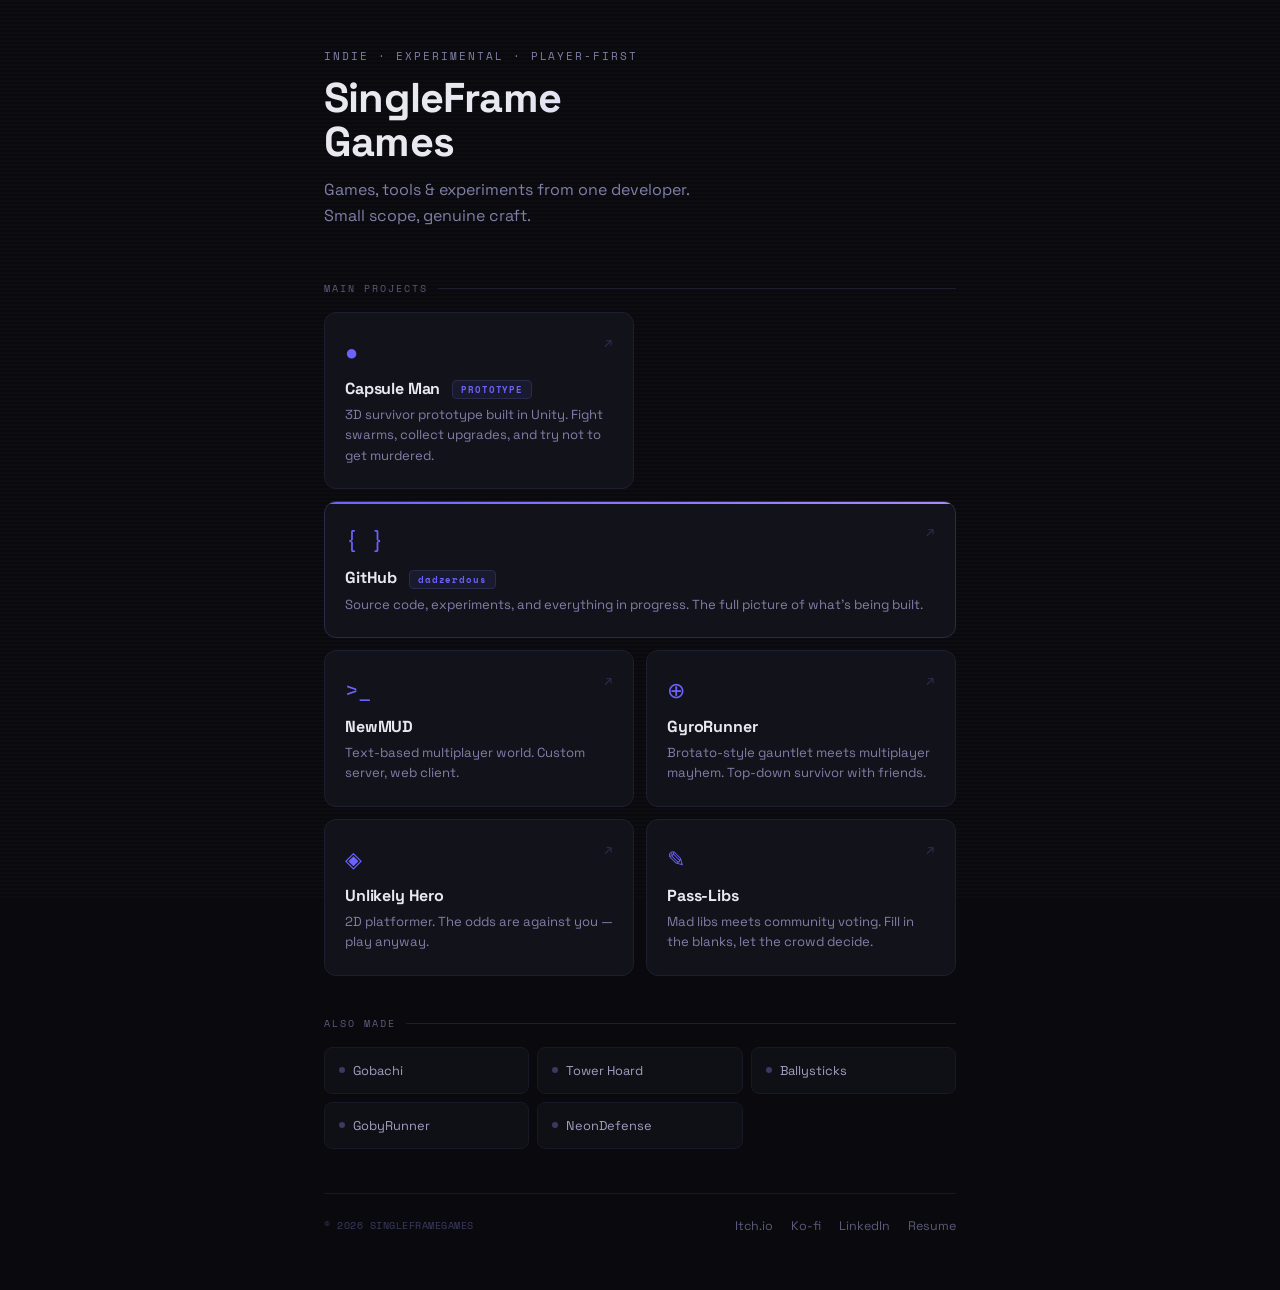
<file: index.html>
<!doctype html>
<html lang="en">
<head>
  <meta charset="utf-8" />
  <title>SingleFrameGames</title>
  <meta name="viewport" content="width=device-width, initial-scale=1" />
  <link rel="preconnect" href="https://fonts.googleapis.com" />
  <link rel="preconnect" href="https://fonts.gstatic.com" crossorigin />
  <link href="https://fonts.googleapis.com/css2?family=Space+Grotesk:wght@400;500;700&family=Space+Mono:wght@400;700&display=swap" rel="stylesheet" />
  <link rel="stylesheet" href="style.css" />
</head>

<body>
  <div class="sfg-noise"></div>

  <main class="container">

    <header class="sfg-header">
      <p class="sfg-eyebrow">indie · experimental · player-first</p>
      <h1 class="sfg-title">SingleFrame<br>Games</h1>
      <p class="sfg-tagline">Games, tools & experiments from one developer. Small scope, genuine craft.</p>
    </header>

    <p class="sfg-section-label">main projects</p>

    <section class="sfg-main-grid">

      <a class="sfg-card" href="https://play.unity.com/en/games/b054d179-e1c5-4cc5-a03e-624968dc1132/93build" target="_blank">
  <div class="sfg-card-accent"></div>
  <span class="sfg-card-icon">●</span>
  <h2>Capsule Man <span class="sfg-badge">PROTOTYPE</span></h2>
  <p>3D survivor prototype built in Unity. Fight swarms, collect upgrades, and try not to get murdered.</p>
  <span class="sfg-card-arrow">↗</span>
</a>

      <a class="sfg-card featured" href="https://github.com/dadzerdous" target="_blank">
        <div class="sfg-card-accent"></div>
        <span class="sfg-card-icon">{ }</span>
        <h2>GitHub <span class="sfg-badge">dadzerdous</span></h2>
        <p>Source code, experiments, and everything in progress. The full picture of what's being built.</p>
        <span class="sfg-card-arrow">↗</span>
      </a>

      <a class="sfg-card" href="https://dadzerdous.github.io/muddygob/" target="_blank">
        <div class="sfg-card-accent"></div>
        <span class="sfg-card-icon">&gt;_</span>
        <h2>NewMUD</h2>
        <p>Text-based multiplayer world. Custom server, web client.</p>
        <span class="sfg-card-arrow">↗</span>
      </a>

      <a class="sfg-card" href="https://dadzerdous.github.io/gyrorunner/" target="_blank">
        <div class="sfg-card-accent"></div>
        <span class="sfg-card-icon">⊕</span>
        <h2>GyroRunner</h2>
        <p>Brotato-style gauntlet meets multiplayer mayhem. Top-down survivor with friends.</p>
        <span class="sfg-card-arrow">↗</span>
      </a>

      <a class="sfg-card" href="https://dadzerdous.github.io/lester/" target="_blank">
        <div class="sfg-card-accent"></div>
        <span class="sfg-card-icon">◈</span>
        <h2>Unlikely Hero</h2>
        <p>2D platformer. The odds are against you — play anyway.</p>
        <span class="sfg-card-arrow">↗</span>
      </a>

      <a class="sfg-card" href="https://dadzerdous.github.io/pass-libs/public/" target="_blank">
        <div class="sfg-card-accent"></div>
        <span class="sfg-card-icon">✎</span>
        <h2>Pass-Libs</h2>
        <p>Mad libs meets community voting. Fill in the blanks, let the crowd decide.</p>
        <span class="sfg-card-arrow">↗</span>
      </a>

    </section>

    <p class="sfg-section-label">also made</p>

    <section class="sfg-mini-grid">
      <a class="sfg-mini" href="https://dadzerdous.github.io/gobachi/" target="_blank">
        <span class="sfg-mini-dot"></span>Gobachi
      </a>
      <a class="sfg-mini" href="https://dadzerdous.github.io/towerhoard/" target="_blank">
        <span class="sfg-mini-dot"></span>Tower Hoard
      </a>
      <a class="sfg-mini" href="https://dadzerdous.github.io/ballysticks/" target="_blank">
        <span class="sfg-mini-dot"></span>Ballysticks
      </a>
      <a class="sfg-mini" href="https://dadzerdous.github.io/gobyrunner/" target="_blank">
        <span class="sfg-mini-dot"></span>GobyRunner
      </a>
      <a class="sfg-mini" href="https://dadzerdous.github.io/neondefense/" target="_blank">
        <span class="sfg-mini-dot"></span>NeonDefense
      </a>
    </section>

    <footer id="site-footer">
      <span class="sfg-footer-copy">© 2026 SINGLEFRAMEGAMES <span class="site-version">v0.0.08</span></span>
      <nav class="footer-links">
        <a href="https://kazerdous.itch.io/" target="_blank">Itch.io</a>
        <a href="https://ko-fi.com/dadzerdous" target="_blank">Ko-fi</a>
        <a href="https://www.linkedin.com/in/b-s-c" target="_blank">LinkedIn</a>
        <a href="/resume/" target="_blank">Resume</a>
      </nav>
    </footer>

  </main>
</body>
</html>
</file>
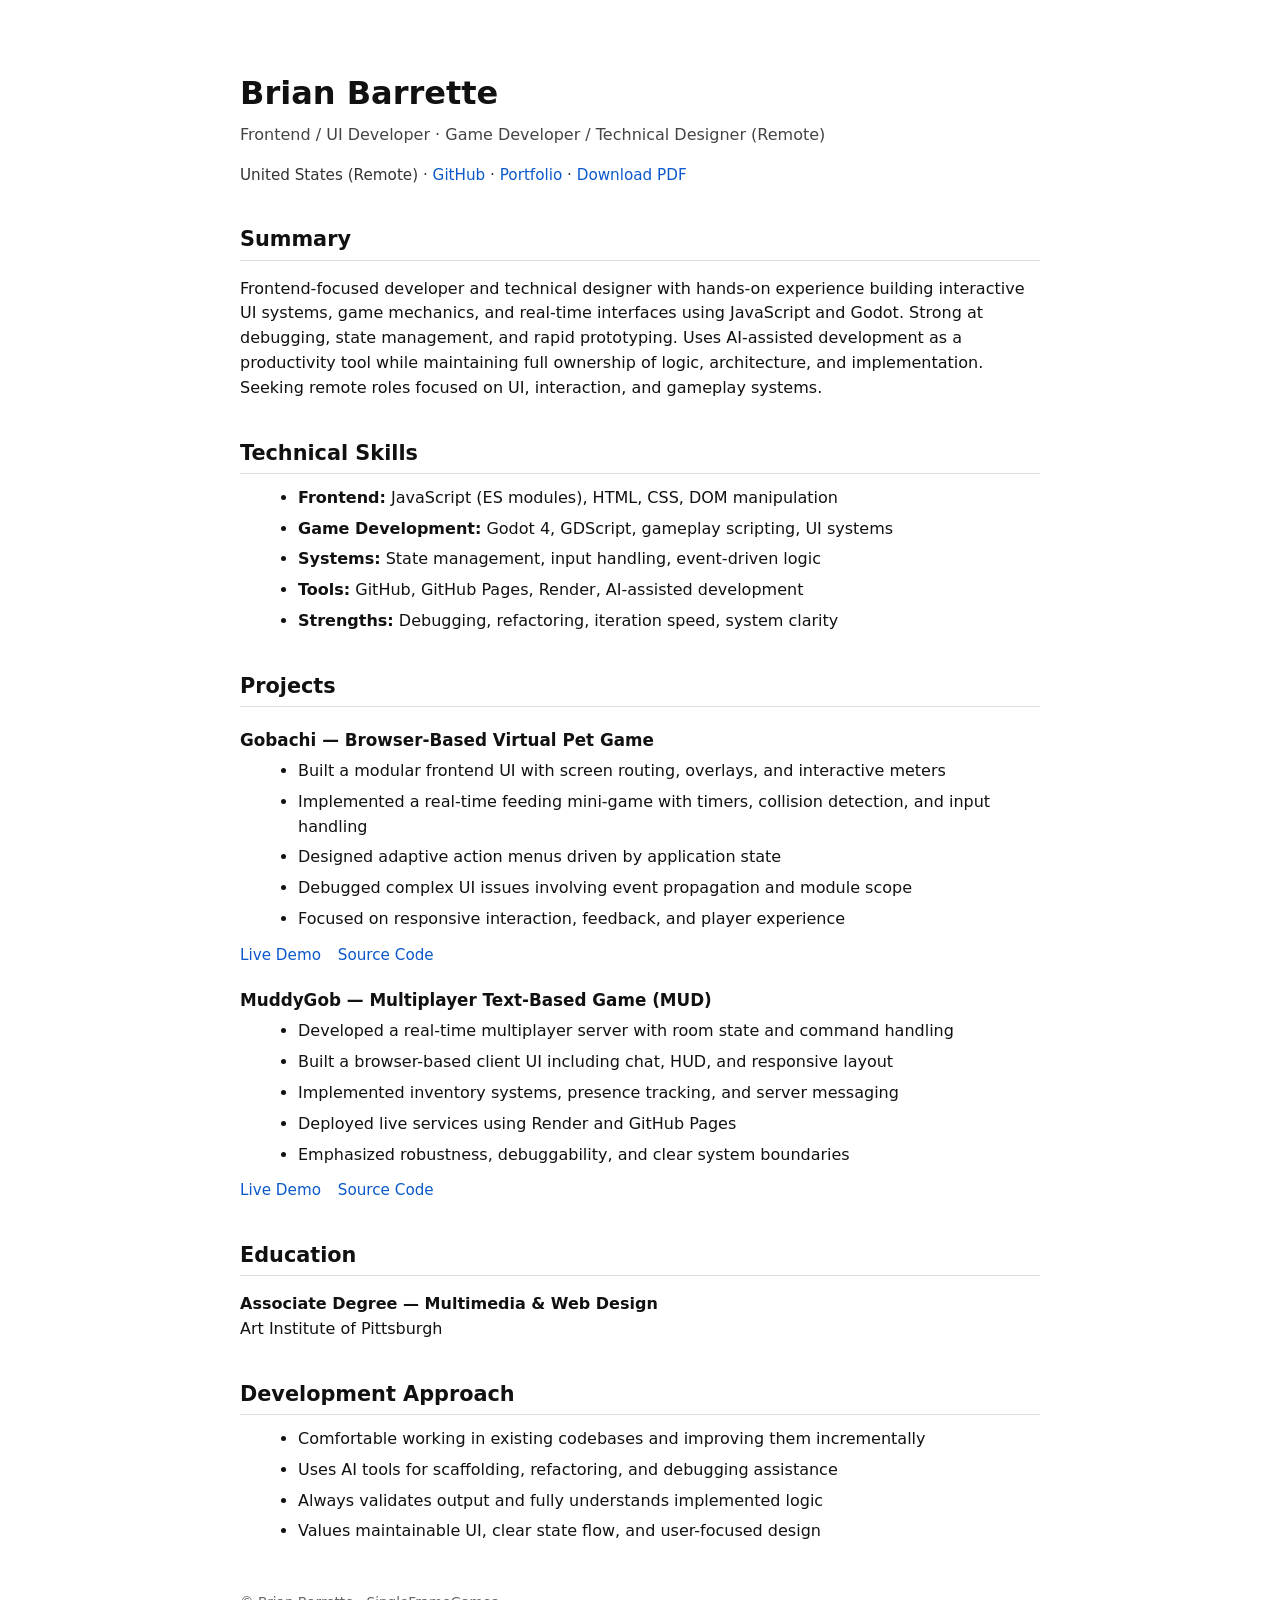
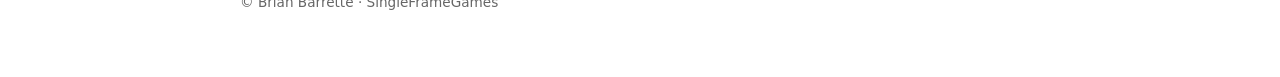
<file: resume/index.html>
<!doctype html>
<html lang="en">
<head>
  <meta charset="utf-8" />
  <title>Brian Barrette – Resume</title>
  <meta name="viewport" content="width=device-width, initial-scale=1" />

  <style>
    body {
      margin: 0;
      font-family: system-ui, -apple-system, BlinkMacSystemFont, "Segoe UI", sans-serif;
      background: #ffffff;
      color: #111;
      line-height: 1.55;
    }

    .page {
      max-width: 800px;
      margin: 0 auto;
      padding: 48px 24px 64px;
    }

    h1 {
      font-size: 2rem;
      margin-bottom: 4px;
    }

    .subtitle {
      font-size: 1rem;
      color: #444;
      margin-bottom: 16px;
    }

    .meta {
      font-size: 0.95rem;
      color: #333;
      margin-bottom: 32px;
    }

    .meta a {
      color: #0a58ca;
      text-decoration: none;
    }

    h2 {
      font-size: 1.3rem;
      margin-top: 36px;
      margin-bottom: 12px;
      border-bottom: 1px solid #ddd;
      padding-bottom: 4px;
    }

    h3 {
      font-size: 1.05rem;
      margin: 20px 0 6px;
    }

    ul {
      margin: 6px 0 12px 18px;
    }

    li {
      margin-bottom: 6px;
    }

    .project-links {
      font-size: 0.95rem;
      margin-top: 6px;
    }

    .project-links a {
      color: #0a58ca;
      text-decoration: none;
      margin-right: 12px;
    }

    .footer {
      margin-top: 48px;
      font-size: 0.85rem;
      color: #666;
    }
  </style>
</head>

<body>
  <main class="page">
    <h1>Brian Barrette</h1>
    <div class="subtitle">
      Frontend / UI Developer · Game Developer / Technical Designer (Remote)
    </div>

    <div class="meta">
      United States (Remote) ·
      <a href="https://github.com/dadzerdous" target="_blank">GitHub</a> ·
      <a href="https://singleframegames.com" target="_blank">Portfolio</a> ·
  <a href="brian_barrette_resume.pdf" download>Download PDF</a>
    </div>

    <h2>Summary</h2>
    <p>
      Frontend-focused developer and technical designer with hands-on experience building
      interactive UI systems, game mechanics, and real-time interfaces using JavaScript and Godot.
      Strong at debugging, state management, and rapid prototyping. Uses AI-assisted development as
      a productivity tool while maintaining full ownership of logic, architecture, and implementation.
      Seeking remote roles focused on UI, interaction, and gameplay systems.
    </p>

    <h2>Technical Skills</h2>
    <ul>
      <li><strong>Frontend:</strong> JavaScript (ES modules), HTML, CSS, DOM manipulation</li>
      <li><strong>Game Development:</strong> Godot 4, GDScript, gameplay scripting, UI systems</li>
      <li><strong>Systems:</strong> State management, input handling, event-driven logic</li>
      <li><strong>Tools:</strong> GitHub, GitHub Pages, Render, AI-assisted development</li>
      <li><strong>Strengths:</strong> Debugging, refactoring, iteration speed, system clarity</li>
    </ul>

    <h2>Projects</h2>

    <h3>Gobachi — Browser-Based Virtual Pet Game</h3>
    <ul>
      <li>Built a modular frontend UI with screen routing, overlays, and interactive meters</li>
      <li>Implemented a real-time feeding mini-game with timers, collision detection, and input handling</li>
      <li>Designed adaptive action menus driven by application state</li>
      <li>Debugged complex UI issues involving event propagation and module scope</li>
      <li>Focused on responsive interaction, feedback, and player experience</li>
    </ul>
    <div class="project-links">
      <a href="https://dadzerdous.github.io/gobachi/" target="_blank">Live Demo</a>
      <a href="https://github.com/dadzerdous/gobachi" target="_blank">Source Code</a>
    </div>

    <h3>MuddyGob — Multiplayer Text-Based Game (MUD)</h3>
    <ul>
      <li>Developed a real-time multiplayer server with room state and command handling</li>
      <li>Built a browser-based client UI including chat, HUD, and responsive layout</li>
      <li>Implemented inventory systems, presence tracking, and server messaging</li>
      <li>Deployed live services using Render and GitHub Pages</li>
      <li>Emphasized robustness, debuggability, and clear system boundaries</li>
    </ul>
    <div class="project-links">
      <a href="https://dadzerdous.github.io/muddygob/" target="_blank">Live Demo</a>
      <a href="https://github.com/dadzerdous/muddygob" target="_blank">Source Code</a>
    </div>

    <h2>Education</h2>
    <p>
      <strong>Associate Degree — Multimedia & Web Design</strong><br />
      Art Institute of Pittsburgh
    </p>

    <h2>Development Approach</h2>
    <ul>
      <li>Comfortable working in existing codebases and improving them incrementally</li>
      <li>Uses AI tools for scaffolding, refactoring, and debugging assistance</li>
      <li>Always validates output and fully understands implemented logic</li>
      <li>Values maintainable UI, clear state flow, and user-focused design</li>
    </ul>

    <div class="footer">
      © Brian Barrette · SingleFrameGames
    </div>
  </main>
</body>
</html>
</file>
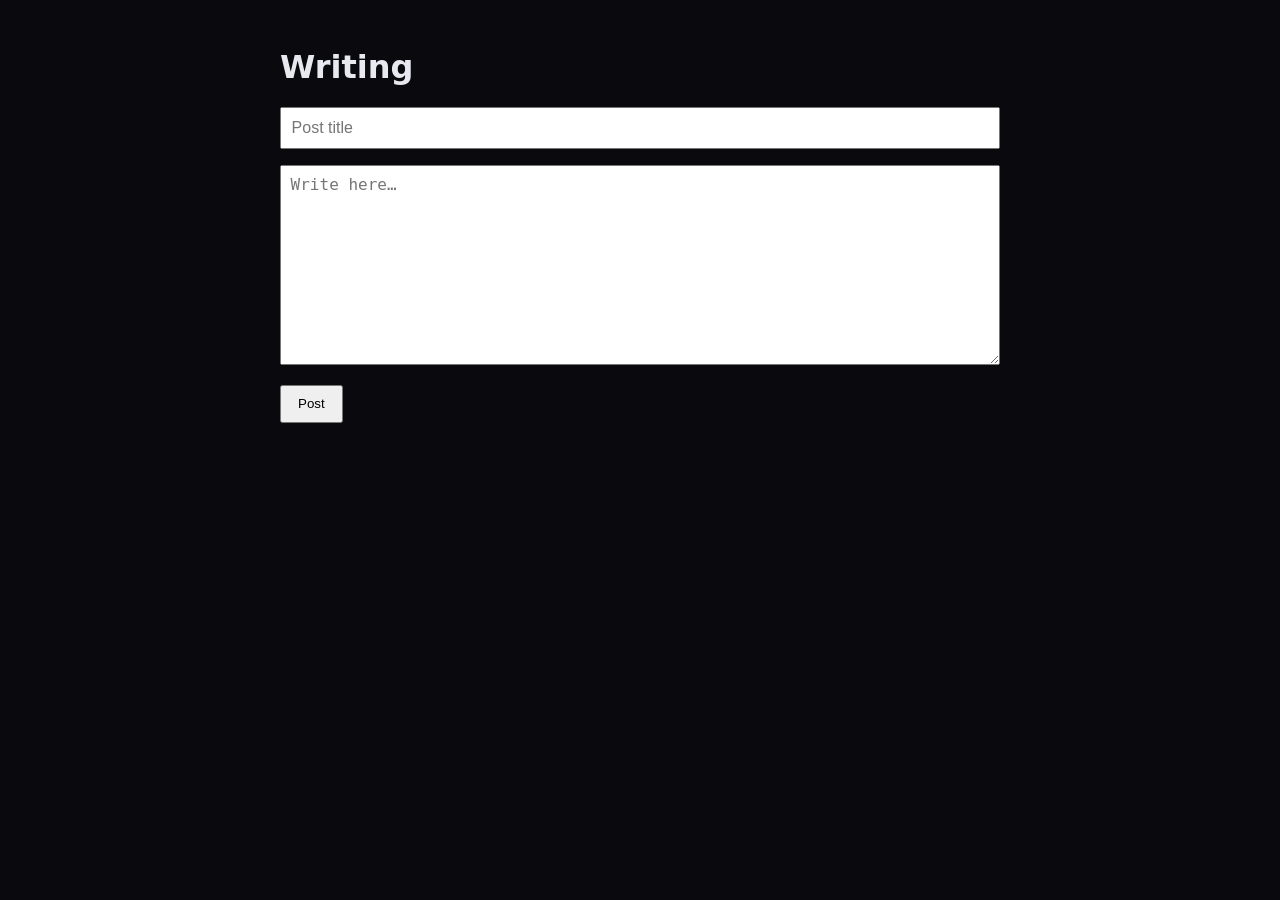
<file: writing.html>
<!doctype html>
<html lang="en">
<head>
  <meta charset="utf-8" />
  <title>SingleFrameGames — Writing</title>
  <meta name="viewport" content="width=device-width, initial-scale=1" />
  <link rel="stylesheet" href="style.css" />

  <style>
    body {
      font-family: system-ui, sans-serif;
    }

    .editor {
      max-width: 720px;
      margin: 3rem auto;
    }

    .editor input,
    .editor textarea {
      width: 100%;
      margin-bottom: 1rem;
      padding: 0.6rem;
      font-size: 1rem;
    }

    .editor textarea {
      min-height: 200px;
    }

    .editor button {
      padding: 0.6rem 1rem;
      cursor: pointer;
    }

    .post {
      max-width: 720px;
      margin: 3rem auto;
      border-top: 1px solid #ddd;
      padding-top: 1.5rem;
    }

    .post h2 {
      margin-bottom: 0.25rem;
    }

    .post time {
      font-size: 0.85rem;
      opacity: 0.6;
    }

    .post p {
      line-height: 1.7;
      white-space: pre-wrap;
    }
  </style>
</head>

<body>

  <main class="editor">
    <h1>Writing</h1>

    <input id="title" placeholder="Post title" />
    <textarea id="content" placeholder="Write here…"></textarea>

    <button onclick="publishPost()">Post</button>
  </main>

  <section id="posts"></section>

<script>
  const postsEl = document.getElementById("posts");

  function loadPosts() {
    const posts = JSON.parse(localStorage.getItem("sfg_posts") || "[]");
    posts.forEach(renderPost);
  }

  function publishPost() {
    const title = document.getElementById("title").value.trim();
    const content = document.getElementById("content").value.trim();

    if (!title || !content) return;

    const post = {
      title,
      content,
      date: new Date().toISOString()
    };

    const posts = JSON.parse(localStorage.getItem("sfg_posts") || "[]");
    posts.unshift(post);
    localStorage.setItem("sfg_posts", JSON.stringify(posts));

    renderPost(post);

    document.getElementById("title").value = "";
    document.getElementById("content").value = "";
  }

  function renderPost(post) {
    const article = document.createElement("article");
    article.className = "post";

    article.innerHTML = `
      <h2>${post.title}</h2>
      <time>${new Date(post.date).toLocaleDateString()}</time>
      <p>${post.content}</p>
    `;

    postsEl.prepend(article);
  }

  loadPosts();
</script>

</body>
</html>
</file>
<file: style.css>
* {
  box-sizing: border-box;
}

body {
  margin: 0;
  font-family: 'Space Grotesk', system-ui, -apple-system, sans-serif;
  background: #0a0a0e;
  color: #e8e8f0;
  position: relative;
  overflow-x: hidden;
}

/* Scanline texture */
.sfg-noise {
  position: fixed;
  inset: 0;
  background-image: repeating-linear-gradient(
    0deg,
    transparent,
    transparent 2px,
    rgba(255, 255, 255, 0.015) 2px,
    rgba(255, 255, 255, 0.015) 4px
  );
  pointer-events: none;
  z-index: 0;
}

.container {
  position: relative;
  z-index: 1;
  max-width: 680px;
  margin: 0 auto;
  padding: 48px 24px 56px;
}

/* Header */
.sfg-header {
  margin-bottom: 52px;
}

.sfg-eyebrow {
  font-family: 'Space Mono', monospace;
  font-size: 11px;
  letter-spacing: 0.18em;
  color: #7f7fa8;
  text-transform: uppercase;
  margin: 0 0 12px;
}

.sfg-title {
  font-size: 2.6rem;
  font-weight: 700;
  line-height: 1.05;
  margin: 0 0 14px;
  letter-spacing: -0.02em;
  background: linear-gradient(135deg, #e8e8f0 30%, #9b8fff 100%);
  -webkit-background-clip: text;
  -webkit-text-fill-color: transparent;
  background-clip: text;
}

.sfg-tagline {
  font-size: 1rem;
  color: #7f7fa8;
  margin: 0;
  line-height: 1.6;
  max-width: 400px;
}

/* Section labels */
.sfg-section-label {
  font-family: 'Space Mono', monospace;
  font-size: 10px;
  letter-spacing: 0.2em;
  color: #5a5a7a;
  text-transform: uppercase;
  margin: 0 0 16px;
  display: flex;
  align-items: center;
  gap: 10px;
}

.sfg-section-label::after {
  content: '';
  flex: 1;
  height: 1px;
  background: #1e1e2e;
}

/* Main project cards */
.sfg-main-grid {
  display: grid;
  grid-template-columns: 1fr 1fr;
  gap: 12px;
  margin-bottom: 40px;
}

.sfg-card {
  background: #12121a;
  border: 1px solid #1e1e30;
  border-radius: 12px;
  padding: 22px 20px;
  text-decoration: none;
  color: inherit;
  display: block;
  position: relative;
  overflow: hidden;
  transition: border-color 0.2s ease, transform 0.2s ease;
}

.sfg-card:hover {
  border-color: #4a4a8a;
  transform: translateY(-2px);
}

.sfg-card.featured {
  grid-column: 1 / -1;
  border-color: #2a2a4a;
}

.sfg-card.featured:hover {
  border-color: #6c63ff;
}

/* Top accent bar */
.sfg-card-accent {
  position: absolute;
  top: 0;
  left: 0;
  right: 0;
  height: 2px;
  background: #6c63ff;
  opacity: 0;
  transition: opacity 0.2s ease;
}

.sfg-card:hover .sfg-card-accent {
  opacity: 1;
}

.sfg-card.featured .sfg-card-accent {
  opacity: 1;
  background: linear-gradient(90deg, #6c63ff, #a78bfa);
}

.sfg-card-icon {
  font-size: 22px;
  margin-bottom: 10px;
  display: block;
  font-family: 'Space Mono', monospace;
  color: #6c63ff;
}

.sfg-card h2 {
  font-size: 1rem;
  font-weight: 700;
  margin: 0 0 6px;
  color: #e8e8f0;
  letter-spacing: -0.01em;
}

.sfg-card p {
  font-size: 0.82rem;
  margin: 0;
  color: #7f7fa8;
  line-height: 1.55;
}

.sfg-card-arrow {
  position: absolute;
  top: 20px;
  right: 20px;
  font-size: 14px;
  color: #2e2e50;
  transition: color 0.2s ease, transform 0.2s ease;
}

.sfg-card:hover .sfg-card-arrow {
  color: #6c63ff;
  transform: translate(2px, -2px);
}

.sfg-badge {
  display: inline-block;
  font-family: 'Space Mono', monospace;
  font-size: 9px;
  letter-spacing: 0.1em;
  padding: 2px 8px;
  border-radius: 4px;
  background: #1a1a2e;
  color: #6c63ff;
  border: 1px solid #2a2a4a;
  vertical-align: middle;
  margin-left: 8px;
}

/* Mini project links */
.sfg-mini-grid {
  display: grid;
  grid-template-columns: repeat(3, 1fr);
  gap: 8px;
  margin-bottom: 44px;
}

.sfg-mini {
  background: #0f0f16;
  border: 1px solid #181826;
  border-radius: 8px;
  padding: 14px;
  text-decoration: none;
  color: #a0a0c0;
  font-size: 0.8rem;
  display: flex;
  align-items: center;
  gap: 8px;
  transition: border-color 0.2s ease, color 0.2s ease;
}

.sfg-mini:hover {
  border-color: #2e2e50;
  color: #e8e8f0;
}

.sfg-mini-dot {
  width: 6px;
  height: 6px;
  border-radius: 50%;
  background: #3a3a60;
  flex-shrink: 0;
  transition: background 0.2s ease;
}

.sfg-mini:hover .sfg-mini-dot {
  background: #6c63ff;
}

/* Footer */
#site-footer {
  border-top: 1px solid #181826;
  padding-top: 24px;
  display: flex;
  justify-content: space-between;
  align-items: center;
  flex-wrap: wrap;
  gap: 12px;
}

.sfg-footer-copy {
  font-family: 'Space Mono', monospace;
  font-size: 10px;
  color: #3a3a60;
  letter-spacing: 0.05em;
}

.site-version {
  margin-left: 6px;
  opacity: 0;
  transition: opacity 0.2s ease;
}

.sfg-footer-copy:hover .site-version {
  opacity: 0.6;
}

.footer-links {
  display: flex;
  gap: 18px;
}

.footer-links a {
  font-size: 0.78rem;
  color: #5a5a7a;
  text-decoration: none;
  transition: color 0.2s ease;
}

.footer-links a:hover {
  color: #a78bfa;
}

/* Responsive */
@media (max-width: 480px) {
  .sfg-title {
    font-size: 2rem;
  }

  .sfg-main-grid {
    grid-template-columns: 1fr;
  }

  .sfg-card.featured {
    grid-column: 1;
  }

  .sfg-mini-grid {
    grid-template-columns: repeat(2, 1fr);
  }

  #site-footer {
    flex-direction: column;
    align-items: flex-start;
  }
}
</file>
